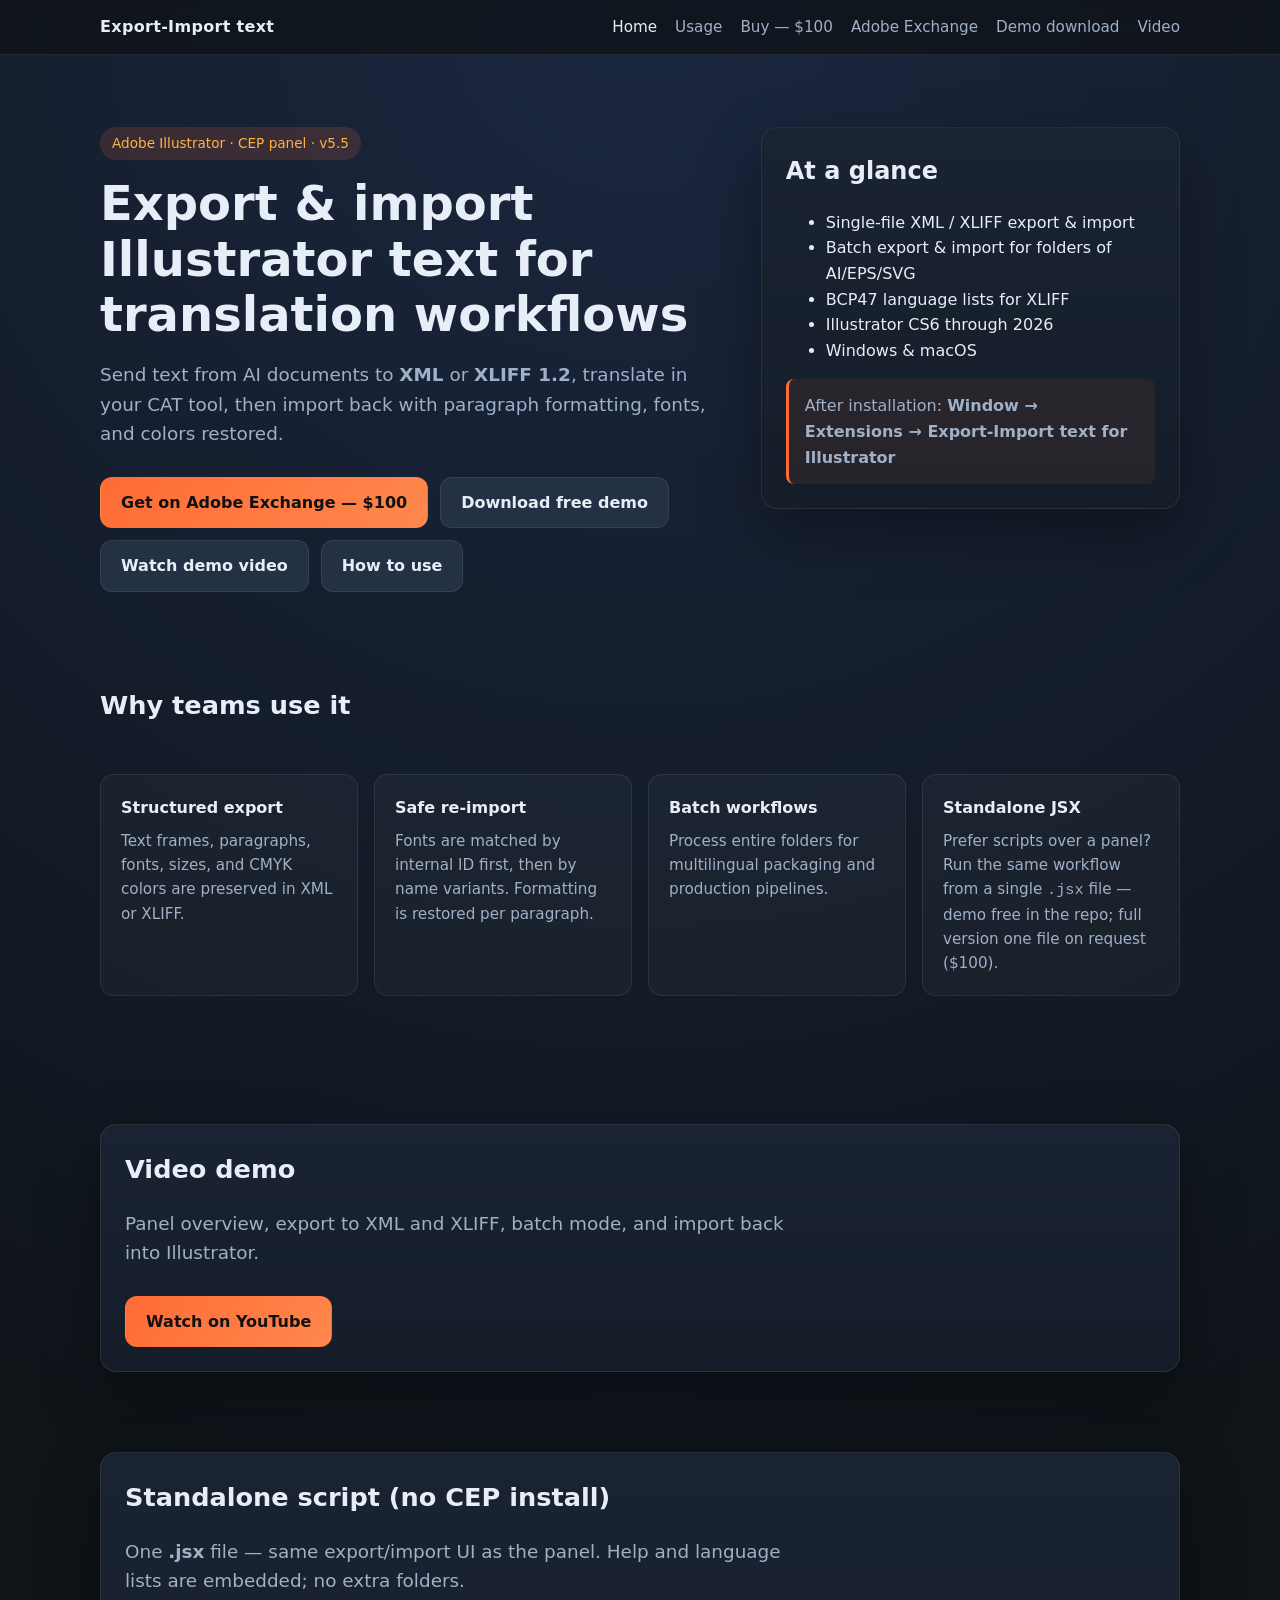
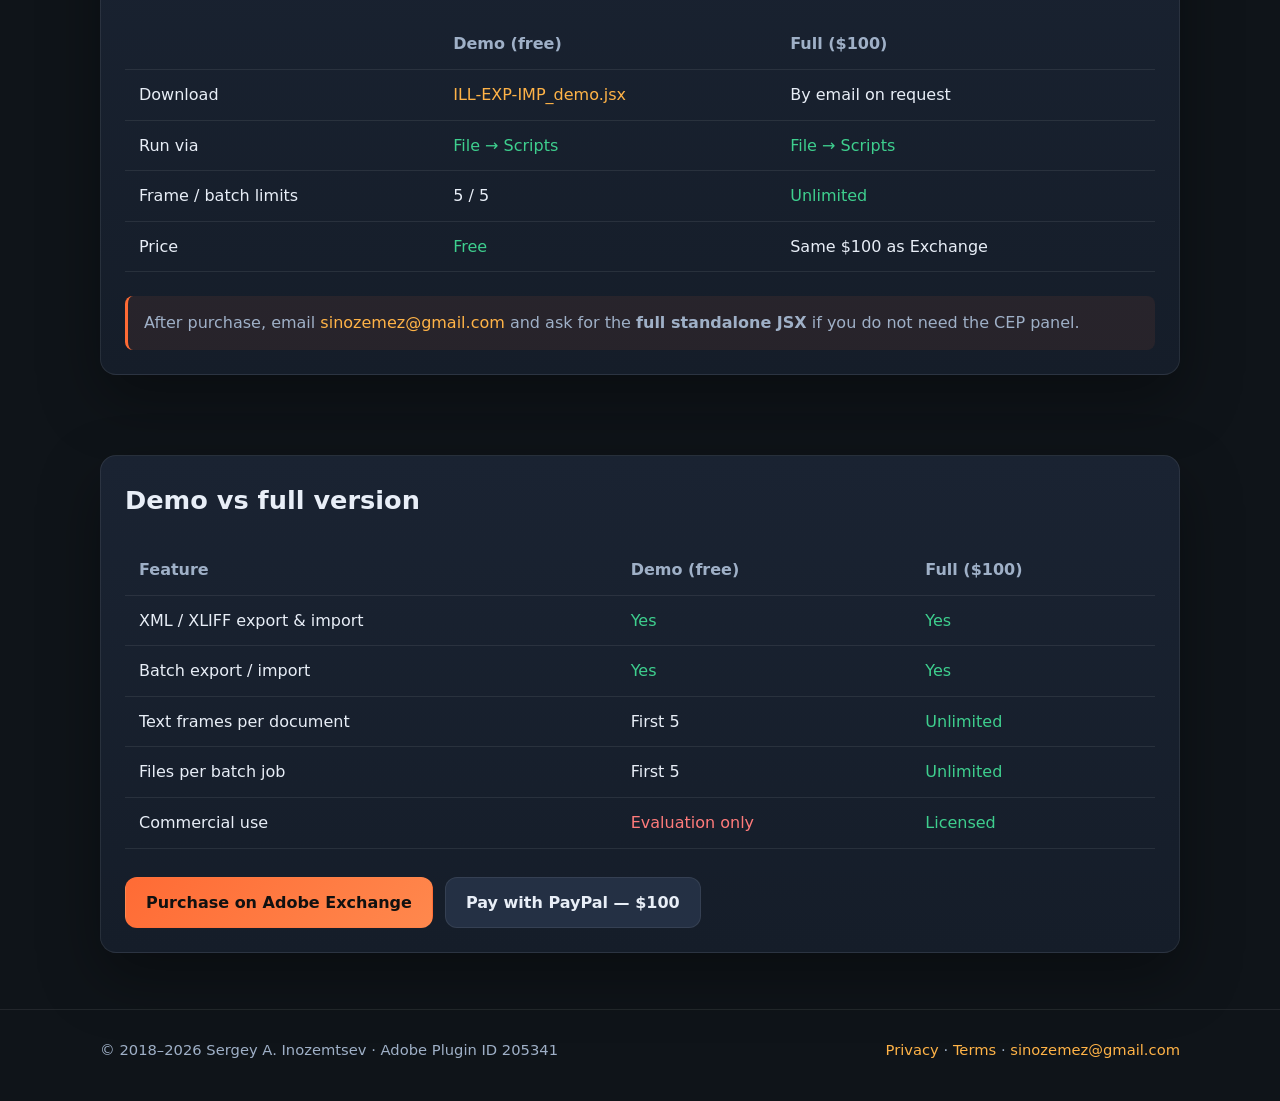
<file: docs/index.html>
<!DOCTYPE html>
<html lang="en">
<head>
  <meta charset="UTF-8">
  <meta name="viewport" content="width=device-width, initial-scale=1.0">
  <title>Export-Import text for Illustrator</title>
  <meta name="description" content="Export and import text in Adobe Illustrator to XML and XLIFF 1.2 for translation workflows. Free demo available.">
  <link rel="stylesheet" href="assets/site.css">
  <script src="assets/product-config.js"></script>
</head>
<body>
  <header class="site-header">
    <div class="wrap">
      <a class="logo" href="index.html">Export-Import text</a>
      <nav>
        <a class="active" href="index.html">Home</a>
        <a href="usage.html">Usage</a>
        <a href="purchase.html">Buy — $100</a>
        <a id="nav-exchange" href="https://exchange.adobe.com/apps/cc/205341" target="_blank" rel="noopener">Adobe Exchange</a>
        <a id="nav-demo" href="https://github.com/SergeyNT2006/illustrator-text-export-import/releases" target="_blank" rel="noopener">Demo download</a>
        <a id="nav-video" href="https://youtu.be/43yxMo8pf7E" target="_blank" rel="noopener">Video</a>
      </nav>
    </div>
  </header>

  <main>
    <section class="hero">
      <div class="wrap hero-grid">
        <div>
          <span class="badge">Adobe Illustrator · CEP panel · v5.5</span>
          <h1>Export &amp; import Illustrator text for translation workflows</h1>
          <p class="lead">
            Send text from AI documents to <strong>XML</strong> or <strong>XLIFF 1.2</strong>,
            translate in your CAT tool, then import back with paragraph formatting, fonts, and colors restored.
          </p>
          <div class="cta-row">
            <a class="btn btn-primary" id="cta-exchange" href="https://exchange.adobe.com/apps/cc/205341" target="_blank" rel="noopener">Get on Adobe Exchange — $100</a>
            <a class="btn btn-secondary" id="cta-demo" href="https://github.com/SergeyNT2006/illustrator-text-export-import/releases/latest" target="_blank" rel="noopener">Download free demo</a>
            <a class="btn btn-secondary" id="cta-video" href="https://youtu.be/43yxMo8pf7E" target="_blank" rel="noopener">Watch demo video</a>
            <a class="btn btn-secondary" href="usage.html">How to use</a>
          </div>
        </div>
        <aside class="card">
          <h2>At a glance</h2>
          <ul>
            <li>Single-file XML / XLIFF export &amp; import</li>
            <li>Batch export &amp; import for folders of AI/EPS/SVG</li>
            <li>BCP47 language lists for XLIFF</li>
            <li>Illustrator CS6 through 2026</li>
            <li>Windows &amp; macOS</li>
          </ul>
          <p class="note" style="margin-top:16px;margin-bottom:0;">
            After installation: <strong>Window → Extensions → Export-Import text for Illustrator</strong>
          </p>
        </aside>
      </div>
    </section>

    <section class="section">
      <div class="wrap">
        <h2>Why teams use it</h2>
        <div class="features">
          <div class="feature">
            <h3>Structured export</h3>
            <p>Text frames, paragraphs, fonts, sizes, and CMYK colors are preserved in XML or XLIFF.</p>
          </div>
          <div class="feature">
            <h3>Safe re-import</h3>
            <p>Fonts are matched by internal ID first, then by name variants. Formatting is restored per paragraph.</p>
          </div>
          <div class="feature">
            <h3>Batch workflows</h3>
            <p>Process entire folders for multilingual packaging and production pipelines.</p>
          </div>
          <div class="feature">
            <h3>Standalone JSX</h3>
            <p>Prefer scripts over a panel? Run the same workflow from a single <code>.jsx</code> file — demo free in the repo; full version one file on request ($100).</p>
          </div>
        </div>
      </div>
    </section>

    <section class="section">
      <div class="wrap card">
        <h2>Video demo</h2>
        <p class="lead" style="margin-bottom:20px;">
          Panel overview, export to XML and XLIFF, batch mode, and import back into Illustrator.
        </p>
        <div class="cta-row">
          <a class="btn btn-primary" id="cta-video-section" href="https://youtu.be/43yxMo8pf7E" target="_blank" rel="noopener">Watch on YouTube</a>
        </div>
      </div>
    </section>

    <section class="section">
      <div class="wrap card">
        <h2>Standalone script (no CEP install)</h2>
        <p class="lead" style="margin-bottom:16px;">
          One <strong>.jsx</strong> file — same export/import UI as the panel. Help and language lists are embedded; no extra folders.
        </p>
        <table class="compare">
          <thead>
            <tr><th></th><th>Demo (free)</th><th>Full ($100)</th></tr>
          </thead>
          <tbody>
            <tr><td>Download</td><td><a href="https://github.com/SergeyNT2006/illustrator-text-export-import/blob/main/assets/jsx/Standalone/binary/ILL-EXP-IMP_demo.jsx" target="_blank" rel="noopener">ILL-EXP-IMP_demo.jsx</a></td><td>By email on request</td></tr>
            <tr><td>Run via</td><td class="ok">File → Scripts</td><td class="ok">File → Scripts</td></tr>
            <tr><td>Frame / batch limits</td><td>5 / 5</td><td class="ok">Unlimited</td></tr>
            <tr><td>Price</td><td class="ok">Free</td><td>Same $100 as Exchange</td></tr>
          </tbody>
        </table>
        <p class="note" style="margin-top:16px;margin-bottom:0;">
          After purchase, email <a href="mailto:sinozemez@gmail.com">sinozemez@gmail.com</a> and ask for the <strong>full standalone JSX</strong> if you do not need the CEP panel.
        </p>
      </div>
    </section>

    <section class="section">
      <div class="wrap card">
        <h2>Demo vs full version</h2>
        <table class="compare">
          <thead>
            <tr><th>Feature</th><th>Demo (free)</th><th>Full ($100)</th></tr>
          </thead>
          <tbody>
            <tr><td>XML / XLIFF export &amp; import</td><td class="ok">Yes</td><td class="ok">Yes</td></tr>
            <tr><td>Batch export / import</td><td class="ok">Yes</td><td class="ok">Yes</td></tr>
            <tr><td>Text frames per document</td><td>First 5</td><td class="ok">Unlimited</td></tr>
            <tr><td>Files per batch job</td><td>First 5</td><td class="ok">Unlimited</td></tr>
            <tr><td>Commercial use</td><td class="no">Evaluation only</td><td class="ok">Licensed</td></tr>
          </tbody>
        </table>
        <div class="cta-row">
          <a class="btn btn-primary" id="cta-buy-exchange" href="https://exchange.adobe.com/apps/cc/205341" target="_blank" rel="noopener">Purchase on Adobe Exchange</a>
          <a class="btn btn-secondary" href="purchase.html">Pay with PayPal — $100</a>
        </div>
      </div>
    </section>
  </main>

  <footer class="site-footer">
    <div class="wrap">
      <span>© 2018–2026 Sergey A. Inozemtsev · Adobe Plugin ID 205341</span>
      <span>
        <a href="privacy.html">Privacy</a> ·
        <a href="terms.html">Terms</a> ·
        <a href="mailto:sinozemez@gmail.com">sinozemez@gmail.com</a>
      </span>
    </div>
  </footer>
  <script>
    if (window.PRODUCT_CONFIG) {
      var c = window.PRODUCT_CONFIG;
      var ex = document.getElementById("nav-exchange");
      var demo = document.getElementById("nav-demo");
      ["cta-exchange", "cta-buy-exchange"].forEach(function (id) {
        var el = document.getElementById(id);
        if (el) el.href = c.adobeExchangeUrl;
      });
      if (demo) demo.href = c.githubDemoReleases;
      var ctaDemo = document.getElementById("cta-demo");
      if (ctaDemo) ctaDemo.href = c.githubDemoReleases;
      if (ex) ex.href = c.adobeExchangeUrl;
      ["cta-video", "cta-video-section", "nav-video"].forEach(function (id) {
        var el = document.getElementById(id);
        if (el && c.youtubeDemoUrl) el.href = c.youtubeDemoUrl;
      });
    }
  </script>
</body>
</html>
</file>
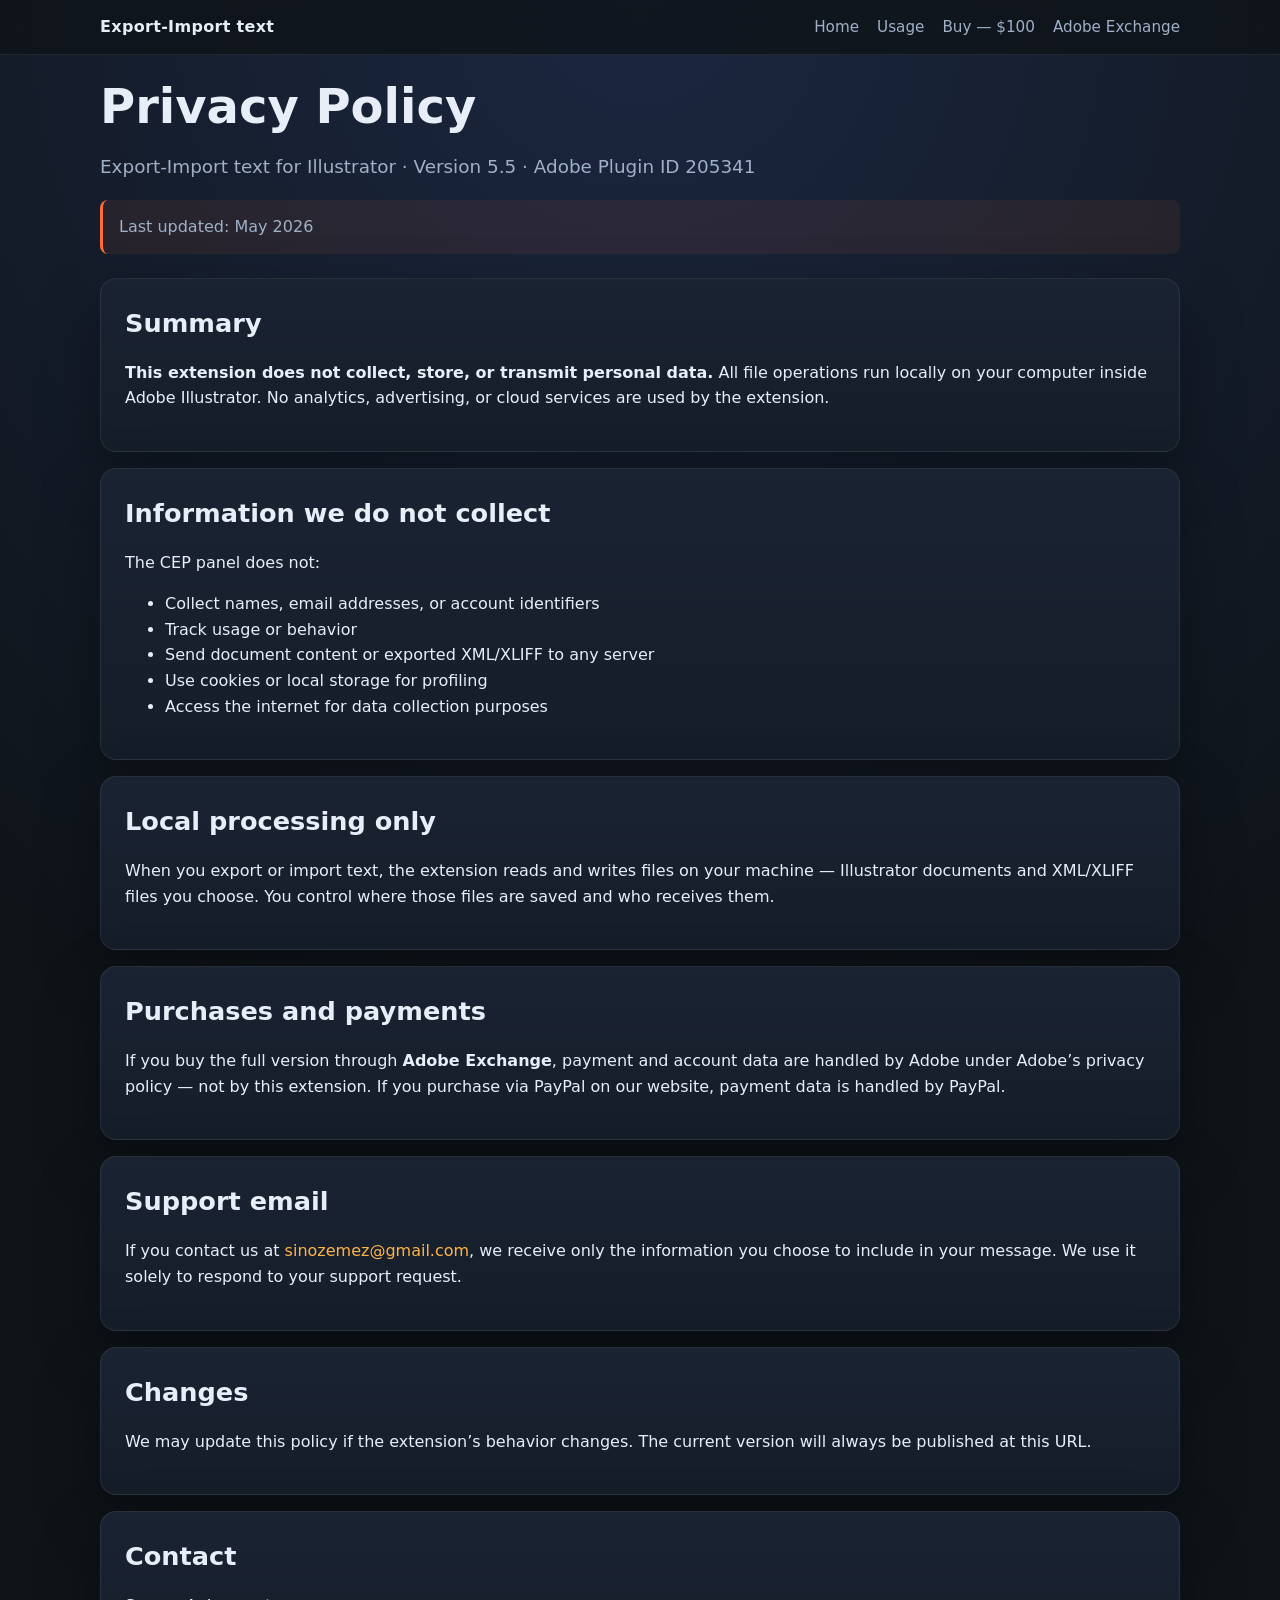
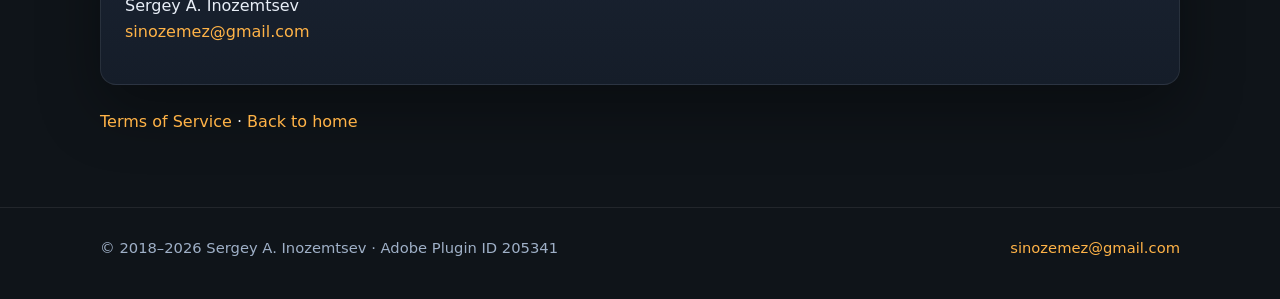
<file: docs/privacy.html>
<!DOCTYPE html>
<html lang="en">
<head>
  <meta charset="UTF-8">
  <meta name="viewport" content="width=device-width, initial-scale=1.0">
  <title>Privacy Policy — Export-Import text for Illustrator</title>
  <link rel="stylesheet" href="assets/site.css">
  <script src="assets/product-config.js"></script>
</head>
<body>
  <header class="site-header">
    <div class="wrap">
      <a class="logo" href="index.html">Export-Import text</a>
      <nav>
        <a href="index.html">Home</a>
        <a href="usage.html">Usage</a>
        <a href="purchase.html">Buy — $100</a>
        <a id="nav-exchange" href="https://exchange.adobe.com/apps/cc/205341" target="_blank" rel="noopener">Adobe Exchange</a>
      </nav>
    </div>
  </header>

  <main class="section">
    <div class="wrap">
      <h1>Privacy Policy</h1>
      <p class="lead">Export-Import text for Illustrator · Version 5.5 · Adobe Plugin ID 205341</p>
      <p class="note">Last updated: May 2026</p>

      <div class="card" style="margin-top:24px;">
        <h2>Summary</h2>
        <p>
          <strong>This extension does not collect, store, or transmit personal data.</strong>
          All file operations run locally on your computer inside Adobe Illustrator.
          No analytics, advertising, or cloud services are used by the extension.
        </p>
      </div>

      <div class="card" style="margin-top:16px;">
        <h2>Information we do not collect</h2>
        <p>The CEP panel does not:</p>
        <ul>
          <li>Collect names, email addresses, or account identifiers</li>
          <li>Track usage or behavior</li>
          <li>Send document content or exported XML/XLIFF to any server</li>
          <li>Use cookies or local storage for profiling</li>
          <li>Access the internet for data collection purposes</li>
        </ul>
      </div>

      <div class="card" style="margin-top:16px;">
        <h2>Local processing only</h2>
        <p>
          When you export or import text, the extension reads and writes files on your
          machine — Illustrator documents and XML/XLIFF files you choose. You control
          where those files are saved and who receives them.
        </p>
      </div>

      <div class="card" style="margin-top:16px;">
        <h2>Purchases and payments</h2>
        <p>
          If you buy the full version through <strong>Adobe Exchange</strong>, payment and
          account data are handled by Adobe under Adobe’s privacy policy — not by this extension.
          If you purchase via PayPal on our website, payment data is handled by PayPal.
        </p>
      </div>

      <div class="card" style="margin-top:16px;">
        <h2>Support email</h2>
        <p>
          If you contact us at
          <a href="mailto:sinozemez@gmail.com">sinozemez@gmail.com</a>, we receive only
          the information you choose to include in your message. We use it solely to respond
          to your support request.
        </p>
      </div>

      <div class="card" style="margin-top:16px;">
        <h2>Changes</h2>
        <p>
          We may update this policy if the extension’s behavior changes. The current version
          will always be published at this URL.
        </p>
      </div>

      <div class="card" style="margin-top:16px;">
        <h2>Contact</h2>
        <p>
          Sergey A. Inozemtsev<br>
          <a href="mailto:sinozemez@gmail.com">sinozemez@gmail.com</a>
        </p>
      </div>

      <p style="margin-top:24px;"><a href="terms.html">Terms of Service</a> · <a href="index.html">Back to home</a></p>
    </div>
  </main>

  <footer class="site-footer">
    <div class="wrap">
      <span>© 2018–2026 Sergey A. Inozemtsev · Adobe Plugin ID 205341</span>
      <span><a href="mailto:sinozemez@gmail.com">sinozemez@gmail.com</a></span>
    </div>
  </footer>
</body>
</html>
</file>
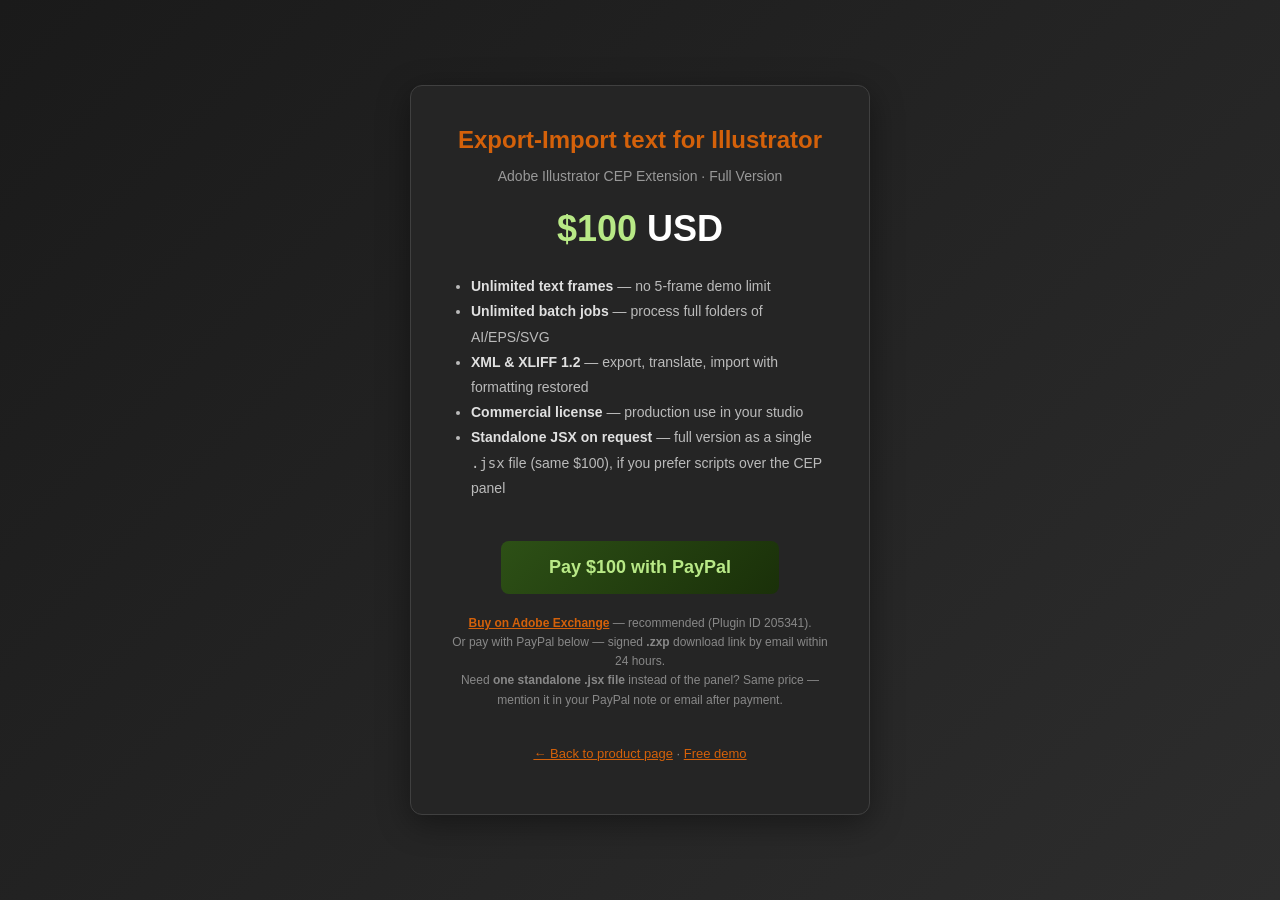
<file: docs/purchase.html>
<!DOCTYPE html>
<html lang="en">
<head>
  <meta charset="UTF-8">
  <meta name="viewport" content="width=device-width, initial-scale=1.0">
  <title>Get Export-Import text for Illustrator — $100</title>
  <style>
    * { box-sizing: border-box; }
    body {
      margin: 0;
      padding: 0;
      font-family: -apple-system, BlinkMacSystemFont, "Segoe UI", Roboto, sans-serif;
      background: linear-gradient(135deg, #1a1a1a 0%, #2d2d2d 100%);
      color: #e0e0e0;
      min-height: 100vh;
      display: flex;
      align-items: center;
      justify-content: center;
      padding: 20px;
    }
    .card {
      background: #252525;
      border: 1px solid #404040;
      border-radius: 12px;
      padding: 40px;
      max-width: 460px;
      width: 100%;
      text-align: center;
      box-shadow: 0 8px 32px rgba(0,0,0,0.4);
    }
    h1 {
      font-size: 24px;
      margin: 0 0 8px;
      color: #d4610a;
    }
    .subtitle {
      font-size: 14px;
      color: #999;
      margin-bottom: 24px;
    }
    .price {
      font-size: 36px;
      font-weight: 700;
      color: #fff;
      margin: 16px 0;
    }
    .price span { color: #b8e986; }
    ul {
      text-align: left;
      margin: 24px 0;
      padding-left: 20px;
      line-height: 1.8;
      color: #bbb;
      font-size: 14px;
    }
    ul strong { color: #e0e0e0; }
    .btn-buy {
      display: inline-block;
      background: linear-gradient(135deg, #2d5016 0%, #1a3009 100%);
      color: #b8e986;
      border: 1px solid #4a7c23;
      padding: 16px 48px;
      font-size: 18px;
      font-weight: 700;
      border-radius: 8px;
      text-decoration: none;
      margin-top: 16px;
      transition: all 0.2s;
    }
    .btn-buy:hover {
      background: linear-gradient(135deg, #3a6b1e 0%, #243d0f 100%);
      border-color: #5a9c2b;
      color: #d4ff9e;
      transform: translateY(-1px);
    }
    .paypal-form { margin: 20px 0 0; }
    .paypal-form .btn-buy {
      border: none;
      cursor: pointer;
      font-family: inherit;
    }
    .payment-note {
      font-size: 12px;
      color: #888;
      margin-top: 20px;
      line-height: 1.6;
    }
    .payment-note a { color: #d4610a; }
    .back-link {
      display: inline-block;
      margin-top: 24px;
      font-size: 13px;
      color: #888;
    }
    .back-link a { color: #d4610a; }
  </style>
</head>
<body>
  <div class="card">
    <h1>Export-Import text for Illustrator</h1>
    <p class="subtitle">Adobe Illustrator CEP Extension · Full Version</p>
    <p class="price"><span>$100</span> USD</p>
    <ul>
      <li><strong>Unlimited text frames</strong> — no 5-frame demo limit</li>
      <li><strong>Unlimited batch jobs</strong> — process full folders of AI/EPS/SVG</li>
      <li><strong>XML &amp; XLIFF 1.2</strong> — export, translate, import with formatting restored</li>
      <li><strong>Commercial license</strong> — production use in your studio</li>
      <li><strong>Standalone JSX on request</strong> — full version as a single <code>.jsx</code> file (same $100), if you prefer scripts over the CEP panel</li>
    </ul>
    <form action="https://www.paypal.com/cgi-bin/webscr" method="post" target="_top" class="paypal-form">
      <input type="hidden" name="cmd" value="_xclick">
      <input type="hidden" name="business" value="lgphonemar24@gmail.com">
      <input type="hidden" name="item_name" value="Export-Import text for Illustrator - Full Version">
      <input type="hidden" name="amount" value="100.00">
      <input type="hidden" name="currency_code" value="USD">
      <input type="hidden" name="no_shipping" value="1">
      <button type="submit" name="submit" class="btn-buy">Pay $100 with PayPal</button>
    </form>
    <p class="payment-note">
      <a href="https://exchange.adobe.com/apps/cc/205341" target="_blank" rel="noopener"><strong>Buy on Adobe Exchange</strong></a> — recommended (Plugin ID 205341).<br>
      Or pay with PayPal below — signed <strong>.zxp</strong> download link by email within 24 hours.<br>
      Need <strong>one standalone .jsx file</strong> instead of the panel? Same price — mention it in your PayPal note or email after payment.
    </p>
    <p class="back-link">
      <a href="index.html">← Back to product page</a> ·
      <a href="https://github.com/SergeyNT2006/illustrator-text-export-import/releases/latest" target="_blank" rel="noopener">Free demo</a>
    </p>
  </div>
</body>
</html>
</file>
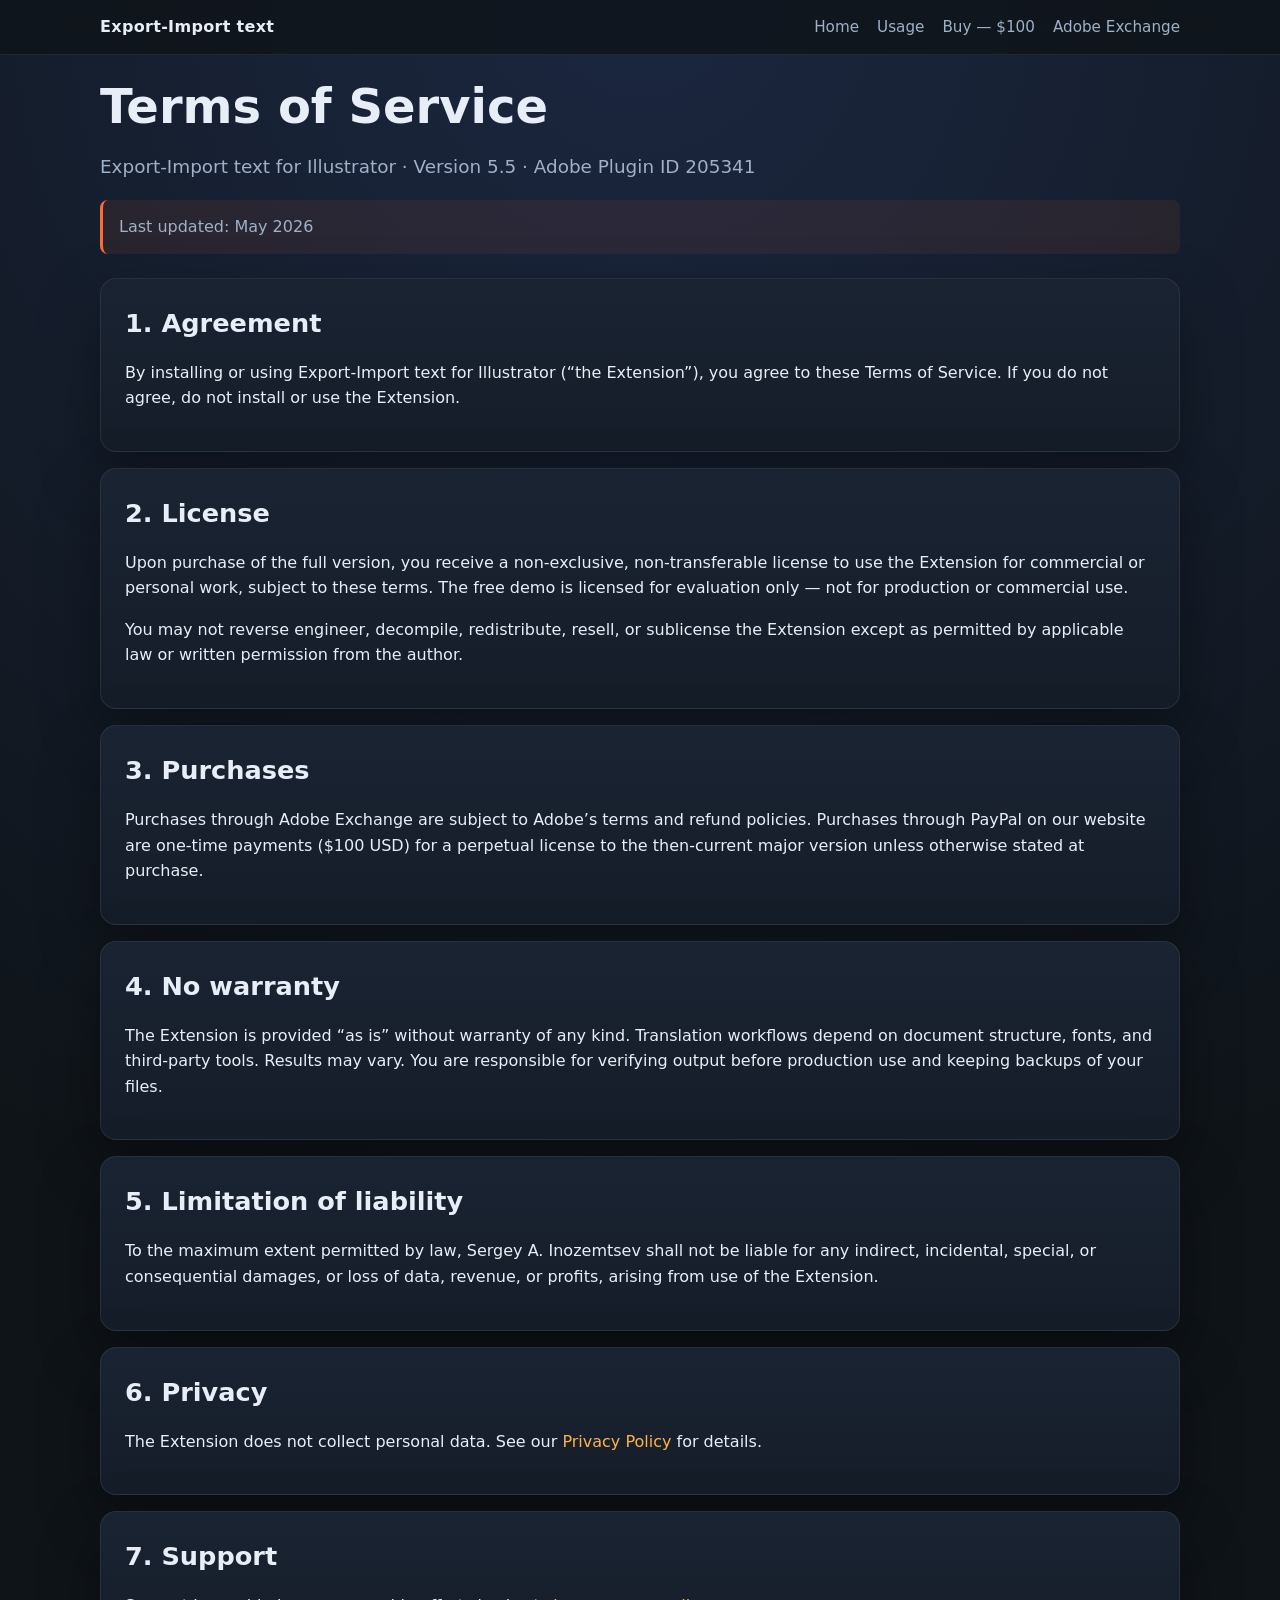
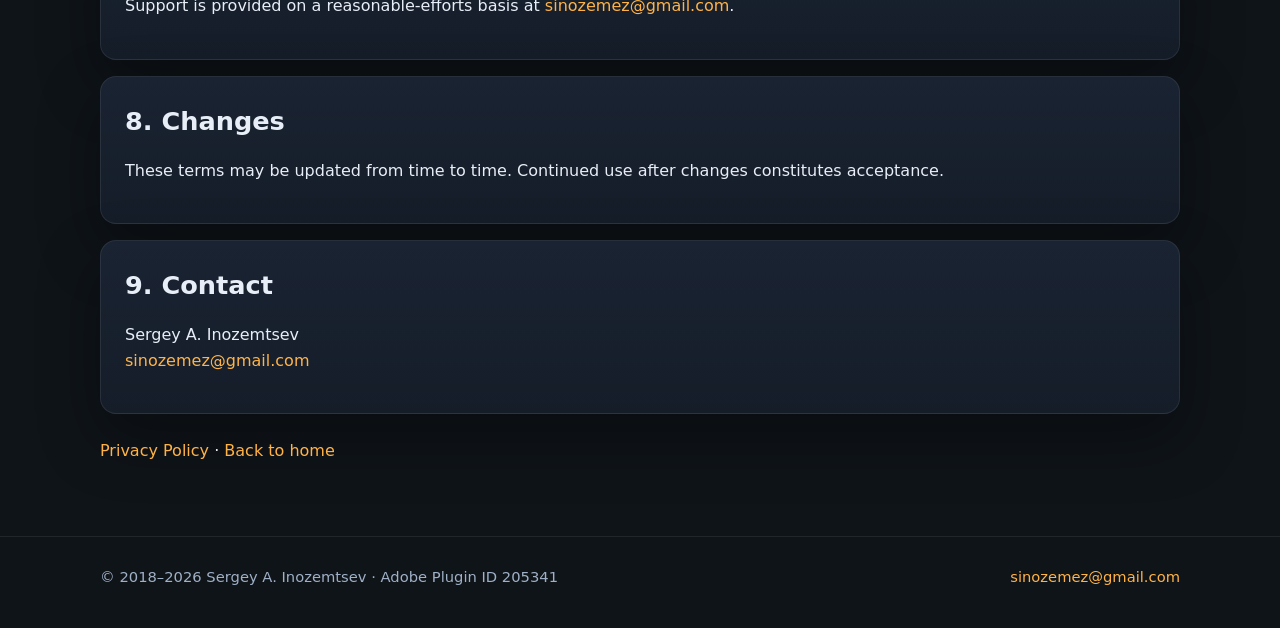
<file: docs/terms.html>
<!DOCTYPE html>
<html lang="en">
<head>
  <meta charset="UTF-8">
  <meta name="viewport" content="width=device-width, initial-scale=1.0">
  <title>Terms of Service — Export-Import text for Illustrator</title>
  <link rel="stylesheet" href="assets/site.css">
  <script src="assets/product-config.js"></script>
</head>
<body>
  <header class="site-header">
    <div class="wrap">
      <a class="logo" href="index.html">Export-Import text</a>
      <nav>
        <a href="index.html">Home</a>
        <a href="usage.html">Usage</a>
        <a href="purchase.html">Buy — $100</a>
        <a id="nav-exchange" href="https://exchange.adobe.com/apps/cc/205341" target="_blank" rel="noopener">Adobe Exchange</a>
      </nav>
    </div>
  </header>

  <main class="section">
    <div class="wrap">
      <h1>Terms of Service</h1>
      <p class="lead">Export-Import text for Illustrator · Version 5.5 · Adobe Plugin ID 205341</p>
      <p class="note">Last updated: May 2026</p>

      <div class="card" style="margin-top:24px;">
        <h2>1. Agreement</h2>
        <p>
          By installing or using Export-Import text for Illustrator (“the Extension”),
          you agree to these Terms of Service. If you do not agree, do not install or use the Extension.
        </p>
      </div>

      <div class="card" style="margin-top:16px;">
        <h2>2. License</h2>
        <p>
          Upon purchase of the full version, you receive a non-exclusive, non-transferable license
          to use the Extension for commercial or personal work, subject to these terms.
          The free demo is licensed for evaluation only — not for production or commercial use.
        </p>
        <p>
          You may not reverse engineer, decompile, redistribute, resell, or sublicense the Extension
          except as permitted by applicable law or written permission from the author.
        </p>
      </div>

      <div class="card" style="margin-top:16px;">
        <h2>3. Purchases</h2>
        <p>
          Purchases through Adobe Exchange are subject to Adobe’s terms and refund policies.
          Purchases through PayPal on our website are one-time payments ($100 USD) for a perpetual
          license to the then-current major version unless otherwise stated at purchase.
        </p>
      </div>

      <div class="card" style="margin-top:16px;">
        <h2>4. No warranty</h2>
        <p>
          The Extension is provided “as is” without warranty of any kind. Translation workflows
          depend on document structure, fonts, and third-party tools. Results may vary.
          You are responsible for verifying output before production use and keeping backups of your files.
        </p>
      </div>

      <div class="card" style="margin-top:16px;">
        <h2>5. Limitation of liability</h2>
        <p>
          To the maximum extent permitted by law, Sergey A. Inozemtsev shall not be liable for
          any indirect, incidental, special, or consequential damages, or loss of data, revenue,
          or profits, arising from use of the Extension.
        </p>
      </div>

      <div class="card" style="margin-top:16px;">
        <h2>6. Privacy</h2>
        <p>
          The Extension does not collect personal data. See our
          <a href="privacy.html">Privacy Policy</a> for details.
        </p>
      </div>

      <div class="card" style="margin-top:16px;">
        <h2>7. Support</h2>
        <p>
          Support is provided on a reasonable-efforts basis at
          <a href="mailto:sinozemez@gmail.com">sinozemez@gmail.com</a>.
        </p>
      </div>

      <div class="card" style="margin-top:16px;">
        <h2>8. Changes</h2>
        <p>
          These terms may be updated from time to time. Continued use after changes constitutes acceptance.
        </p>
      </div>

      <div class="card" style="margin-top:16px;">
        <h2>9. Contact</h2>
        <p>
          Sergey A. Inozemtsev<br>
          <a href="mailto:sinozemez@gmail.com">sinozemez@gmail.com</a>
        </p>
      </div>

      <p style="margin-top:24px;"><a href="privacy.html">Privacy Policy</a> · <a href="index.html">Back to home</a></p>
    </div>
  </main>

  <footer class="site-footer">
    <div class="wrap">
      <span>© 2018–2026 Sergey A. Inozemtsev · Adobe Plugin ID 205341</span>
      <span><a href="mailto:sinozemez@gmail.com">sinozemez@gmail.com</a></span>
    </div>
  </footer>
</body>
</html>
</file>
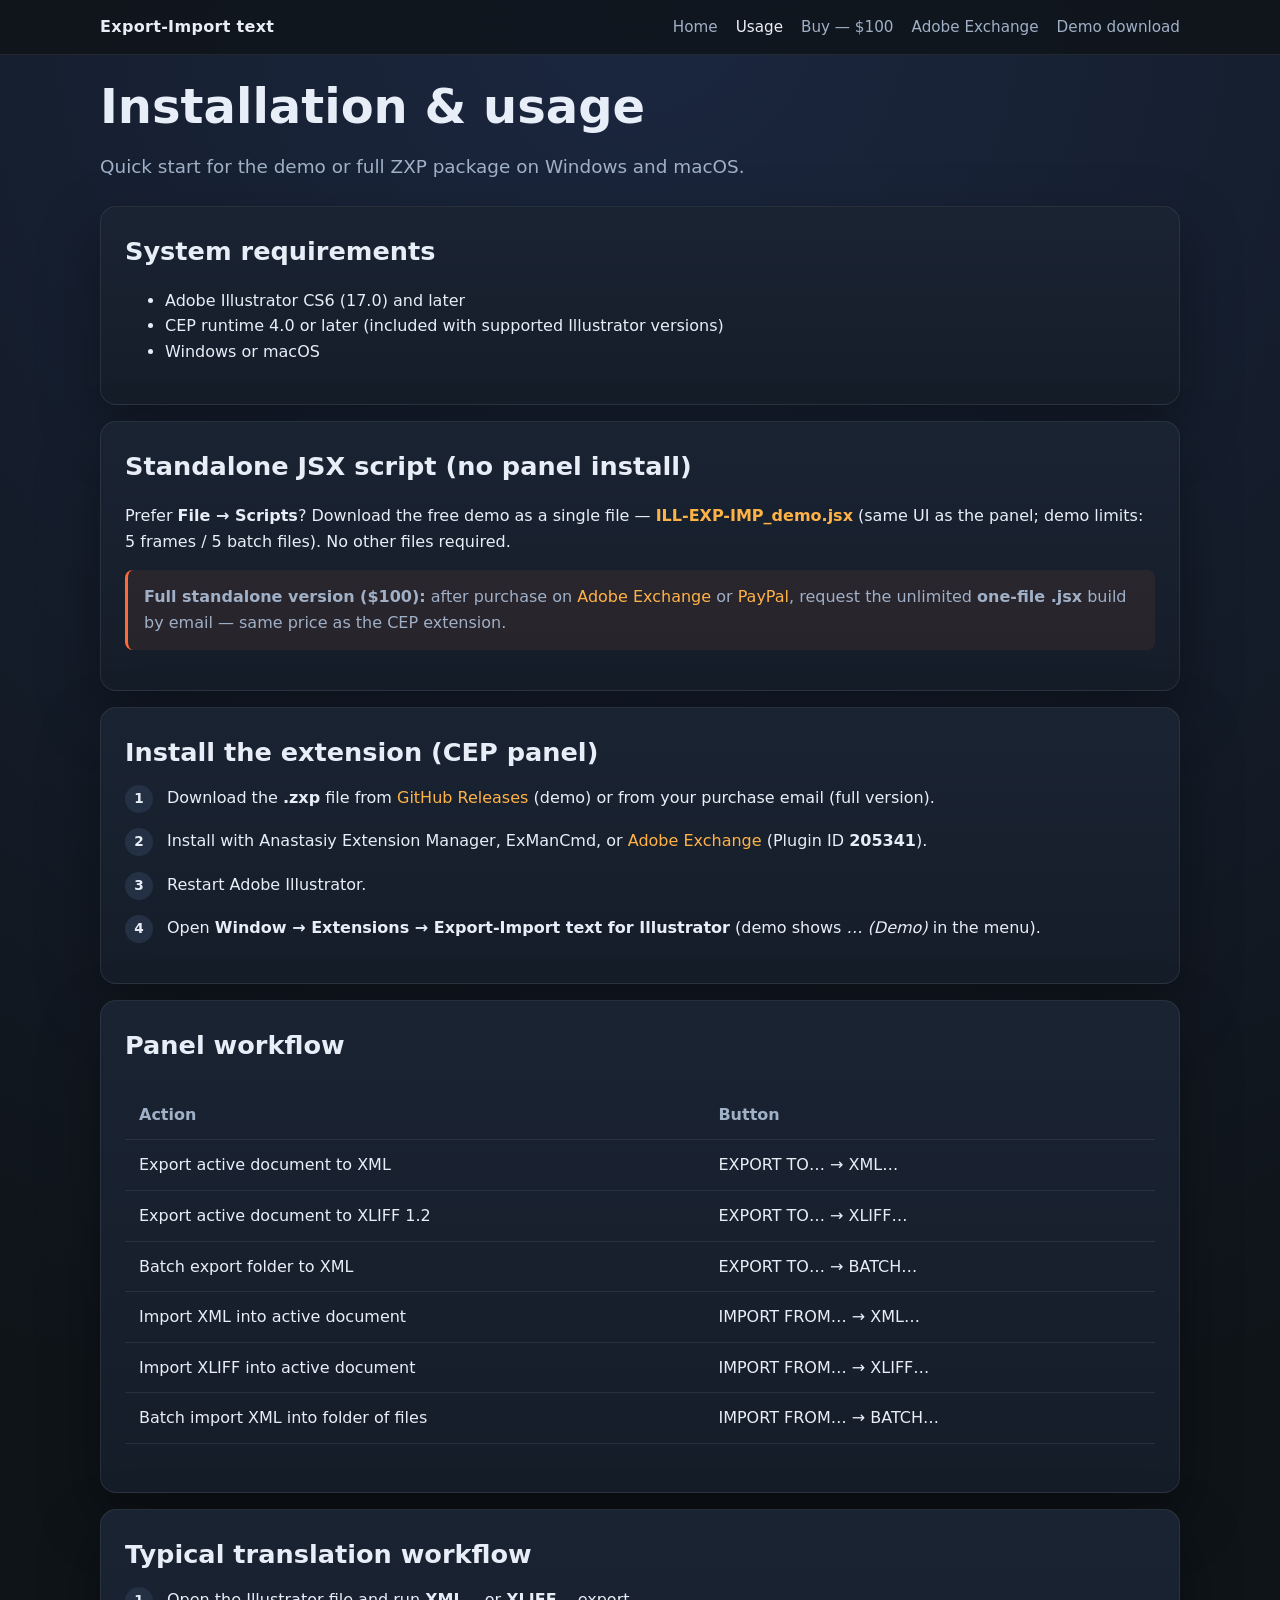
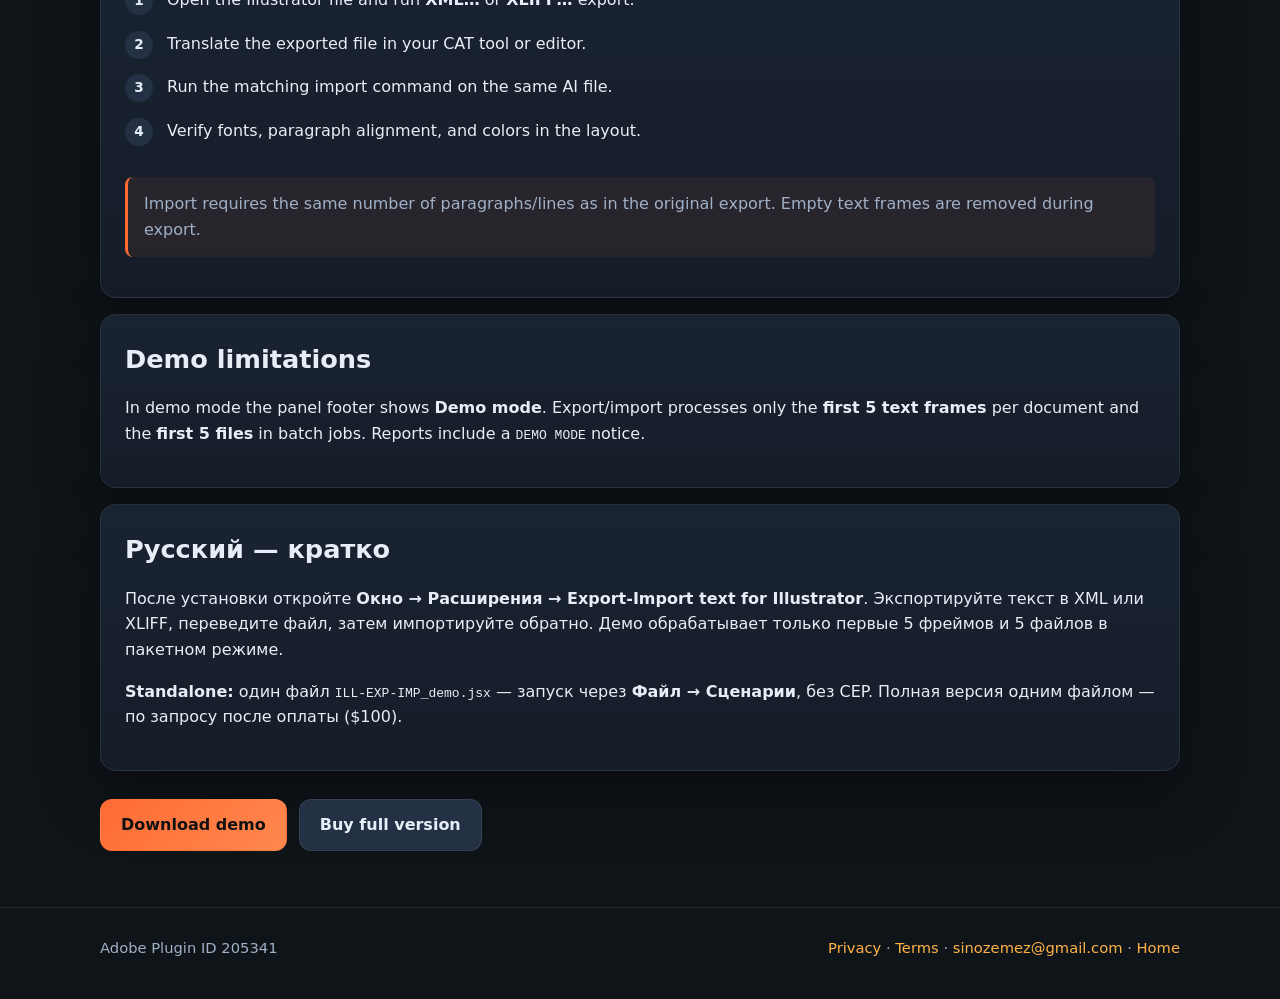
<file: docs/usage.html>
<!DOCTYPE html>
<html lang="en">
<head>
  <meta charset="UTF-8">
  <meta name="viewport" content="width=device-width, initial-scale=1.0">
  <title>Usage — Export-Import text for Illustrator</title>
  <link rel="stylesheet" href="assets/site.css">
  <script src="assets/product-config.js"></script>
</head>
<body>
  <header class="site-header">
    <div class="wrap">
      <a class="logo" href="index.html">Export-Import text</a>
      <nav>
        <a href="index.html">Home</a>
        <a class="active" href="usage.html">Usage</a>
        <a href="purchase.html">Buy — $100</a>
        <a id="nav-exchange" href="https://exchange.adobe.com/apps/cc/205341" target="_blank" rel="noopener">Adobe Exchange</a>
        <a id="nav-demo" href="https://github.com/SergeyNT2006/illustrator-text-export-import/releases" target="_blank" rel="noopener">Demo download</a>
      </nav>
    </div>
  </header>

  <main class="section">
    <div class="wrap">
      <h1>Installation &amp; usage</h1>
      <p class="lead">Quick start for the demo or full ZXP package on Windows and macOS.</p>

      <div class="card" style="margin-top:24px;">
        <h2>System requirements</h2>
        <ul>
          <li>Adobe Illustrator CS6 (17.0) and later</li>
          <li>CEP runtime 4.0 or later (included with supported Illustrator versions)</li>
          <li>Windows or macOS</li>
        </ul>
      </div>

      <div class="card" style="margin-top:16px;">
        <h2>Standalone JSX script (no panel install)</h2>
        <p>
          Prefer <strong>File → Scripts</strong>? Download the free demo as a single file —
          <a href="https://github.com/SergeyNT2006/illustrator-text-export-import/blob/main/assets/jsx/Standalone/binary/ILL-EXP-IMP_demo.jsx" target="_blank" rel="noopener"><strong>ILL-EXP-IMP_demo.jsx</strong></a>
          (same UI as the panel; demo limits: 5 frames / 5 batch files). No other files required.
        </p>
        <p class="note">
          <strong>Full standalone version ($100):</strong> after purchase on
          <a id="link-exchange-standalone" href="https://exchange.adobe.com/apps/cc/205341" target="_blank" rel="noopener">Adobe Exchange</a>
          or <a href="purchase.html">PayPal</a>, request the unlimited <strong>one-file .jsx</strong> build by email —
          same price as the CEP extension.
        </p>
      </div>

      <div class="card" style="margin-top:16px;">
        <h2>Install the extension (CEP panel)</h2>
        <ol class="steps">
          <li>Download the <strong>.zxp</strong> file from <a href="https://github.com/SergeyNT2006/illustrator-text-export-import/releases/latest" target="_blank" rel="noopener">GitHub Releases</a> (demo) or from your purchase email (full version).</li>
          <li>Install with Anastasiy Extension Manager, ExManCmd, or <a id="link-exchange" href="https://exchange.adobe.com/apps/cc/205341" target="_blank" rel="noopener">Adobe Exchange</a> (Plugin ID <strong>205341</strong>).</li>
          <li>Restart Adobe Illustrator.</li>
          <li>Open <strong>Window → Extensions → Export-Import text for Illustrator</strong> (demo shows <em>… (Demo)</em> in the menu).</li>
        </ol>
      </div>

      <div class="card" style="margin-top:16px;">
        <h2>Panel workflow</h2>
        <table class="compare">
          <thead><tr><th>Action</th><th>Button</th></tr></thead>
          <tbody>
            <tr><td>Export active document to XML</td><td>EXPORT TO… → XML…</td></tr>
            <tr><td>Export active document to XLIFF 1.2</td><td>EXPORT TO… → XLIFF…</td></tr>
            <tr><td>Batch export folder to XML</td><td>EXPORT TO… → BATCH…</td></tr>
            <tr><td>Import XML into active document</td><td>IMPORT FROM… → XML…</td></tr>
            <tr><td>Import XLIFF into active document</td><td>IMPORT FROM… → XLIFF…</td></tr>
            <tr><td>Batch import XML into folder of files</td><td>IMPORT FROM… → BATCH…</td></tr>
          </tbody>
        </table>
      </div>

      <div class="card" style="margin-top:16px;">
        <h2>Typical translation workflow</h2>
        <ol class="steps">
          <li>Open the Illustrator file and run <strong>XML…</strong> or <strong>XLIFF…</strong> export.</li>
          <li>Translate the exported file in your CAT tool or editor.</li>
          <li>Run the matching import command on the same AI file.</li>
          <li>Verify fonts, paragraph alignment, and colors in the layout.</li>
        </ol>
        <p class="note">Import requires the same number of paragraphs/lines as in the original export. Empty text frames are removed during export.</p>
      </div>

      <div class="card" style="margin-top:16px;">
        <h2>Demo limitations</h2>
        <p>In demo mode the panel footer shows <strong>Demo mode</strong>. Export/import processes only the <strong>first 5 text frames</strong> per document and the <strong>first 5 files</strong> in batch jobs. Reports include a <code>DEMO MODE</code> notice.</p>
      </div>

      <div class="card" style="margin-top:16px;">
        <h2>Русский — кратко</h2>
        <p>После установки откройте <strong>Окно → Расширения → Export-Import text for Illustrator</strong>. Экспортируйте текст в XML или XLIFF, переведите файл, затем импортируйте обратно. Демо обрабатывает только первые 5 фреймов и 5 файлов в пакетном режиме.</p>
        <p><strong>Standalone:</strong> один файл <code>ILL-EXP-IMP_demo.jsx</code> — запуск через <strong>Файл → Сценарии</strong>, без CEP. Полная версия одним файлом — по запросу после оплаты ($100).</p>
      </div>

      <div class="cta-row">
        <a class="btn btn-primary" href="https://github.com/SergeyNT2006/illustrator-text-export-import/releases/latest" target="_blank" rel="noopener">Download demo</a>
        <a class="btn btn-secondary" href="purchase.html">Buy full version</a>
      </div>
    </div>
  </main>

  <footer class="site-footer">
    <div class="wrap">
      <span>Adobe Plugin ID 205341</span>
      <span>
        <a href="privacy.html">Privacy</a> ·
        <a href="terms.html">Terms</a> ·
        <a href="mailto:sinozemez@gmail.com">sinozemez@gmail.com</a> ·
        <a href="index.html">Home</a>
      </span>
    </div>
  </footer>
</body>
</html>
</file>
<file: docs/assets/site.css>
:root {
  --bg: #0f1419;
  --surface: #1a2332;
  --surface-2: #243044;
  --text: #e8eef7;
  --muted: #9fb0c7;
  --accent: #ff6b35;
  --accent-2: #ffb347;
  --ok: #3ecf8e;
  --border: rgba(255, 255, 255, 0.08);
  --shadow: 0 24px 60px rgba(0, 0, 0, 0.35);
  --radius: 16px;
  --max: 1080px;
  --font: "Segoe UI", system-ui, -apple-system, sans-serif;
}

* { box-sizing: border-box; }

html, body {
  margin: 0;
  padding: 0;
  background: radial-gradient(circle at top, #1b2740 0%, var(--bg) 55%);
  color: var(--text);
  font-family: var(--font);
  line-height: 1.6;
}

a { color: var(--accent-2); text-decoration: none; }
a:hover { text-decoration: underline; }

.wrap {
  width: min(var(--max), calc(100% - 32px));
  margin: 0 auto;
}

.site-header {
  position: sticky;
  top: 0;
  z-index: 10;
  backdrop-filter: blur(12px);
  background: rgba(15, 20, 25, 0.82);
  border-bottom: 1px solid var(--border);
}

.site-header .wrap {
  display: flex;
  align-items: center;
  justify-content: space-between;
  gap: 16px;
  padding: 14px 0;
}

.logo {
  font-weight: 700;
  letter-spacing: 0.02em;
  color: var(--text);
}

nav {
  display: flex;
  gap: 18px;
  flex-wrap: wrap;
}

nav a {
  color: var(--muted);
  font-size: 0.95rem;
}

nav a.active, nav a:hover { color: var(--text); text-decoration: none; }

.hero {
  padding: 72px 0 48px;
}

.hero-grid {
  display: grid;
  grid-template-columns: 1.2fr 0.8fr;
  gap: 32px;
  align-items: start;
}

@media (max-width: 860px) {
  .hero-grid { grid-template-columns: 1fr; }
}

.badge {
  display: inline-block;
  padding: 6px 12px;
  border-radius: 999px;
  background: rgba(255, 107, 53, 0.15);
  color: var(--accent-2);
  font-size: 0.85rem;
  margin-bottom: 16px;
}

h1 {
  font-size: clamp(2rem, 4vw, 3rem);
  line-height: 1.15;
  margin: 0 0 16px;
}

.lead {
  font-size: 1.15rem;
  color: var(--muted);
  max-width: 58ch;
}

.card {
  background: linear-gradient(180deg, var(--surface) 0%, #151d29 100%);
  border: 1px solid var(--border);
  border-radius: var(--radius);
  padding: 24px;
  box-shadow: var(--shadow);
}

.card h2, .card h3 { margin-top: 0; }

.cta-row {
  display: flex;
  flex-wrap: wrap;
  gap: 12px;
  margin-top: 28px;
}

.btn {
  display: inline-flex;
  align-items: center;
  justify-content: center;
  padding: 12px 20px;
  border-radius: 12px;
  font-weight: 600;
  border: 1px solid transparent;
}

.btn-primary {
  background: linear-gradient(135deg, var(--accent), #ff884d);
  color: #111;
}

.btn-secondary {
  background: var(--surface-2);
  color: var(--text);
  border-color: var(--border);
}

.btn:hover { text-decoration: none; filter: brightness(1.05); }

.price {
  font-size: 2.5rem;
  font-weight: 800;
  margin: 8px 0;
}

.price small {
  font-size: 1rem;
  color: var(--muted);
  font-weight: 500;
}

.features {
  display: grid;
  grid-template-columns: repeat(auto-fit, minmax(240px, 1fr));
  gap: 16px;
  margin: 48px 0;
}

.feature {
  padding: 20px;
  border-radius: 14px;
  background: rgba(255, 255, 255, 0.03);
  border: 1px solid var(--border);
}

.feature h3 { margin: 0 0 8px; font-size: 1rem; }
.feature p { margin: 0; color: var(--muted); font-size: 0.95rem; }

.compare {
  width: 100%;
  border-collapse: collapse;
  margin: 24px 0;
}

.compare th, .compare td {
  padding: 12px 14px;
  border-bottom: 1px solid var(--border);
  text-align: left;
}

.compare th { color: var(--muted); font-weight: 600; }

.ok { color: var(--ok); }
.no { color: #ff7b7b; }

.section { padding: 24px 0 56px; }

.section h2 { font-size: 1.6rem; margin-bottom: 12px; }

.steps {
  counter-reset: step;
  list-style: none;
  padding: 0;
  margin: 0;
}

.steps li {
  counter-increment: step;
  position: relative;
  padding: 0 0 18px 42px;
}

.steps li::before {
  content: counter(step);
  position: absolute;
  left: 0;
  top: 0;
  width: 28px;
  height: 28px;
  border-radius: 50%;
  display: grid;
  place-items: center;
  background: var(--surface-2);
  font-weight: 700;
  font-size: 0.85rem;
}

.note {
  padding: 14px 16px;
  border-left: 3px solid var(--accent);
  background: rgba(255, 107, 53, 0.08);
  border-radius: 8px;
  color: var(--muted);
}

.site-footer {
  border-top: 1px solid var(--border);
  padding: 28px 0 40px;
  color: var(--muted);
  font-size: 0.92rem;
}

.site-footer .wrap {
  display: flex;
  justify-content: space-between;
  gap: 16px;
  flex-wrap: wrap;
}
</file>
